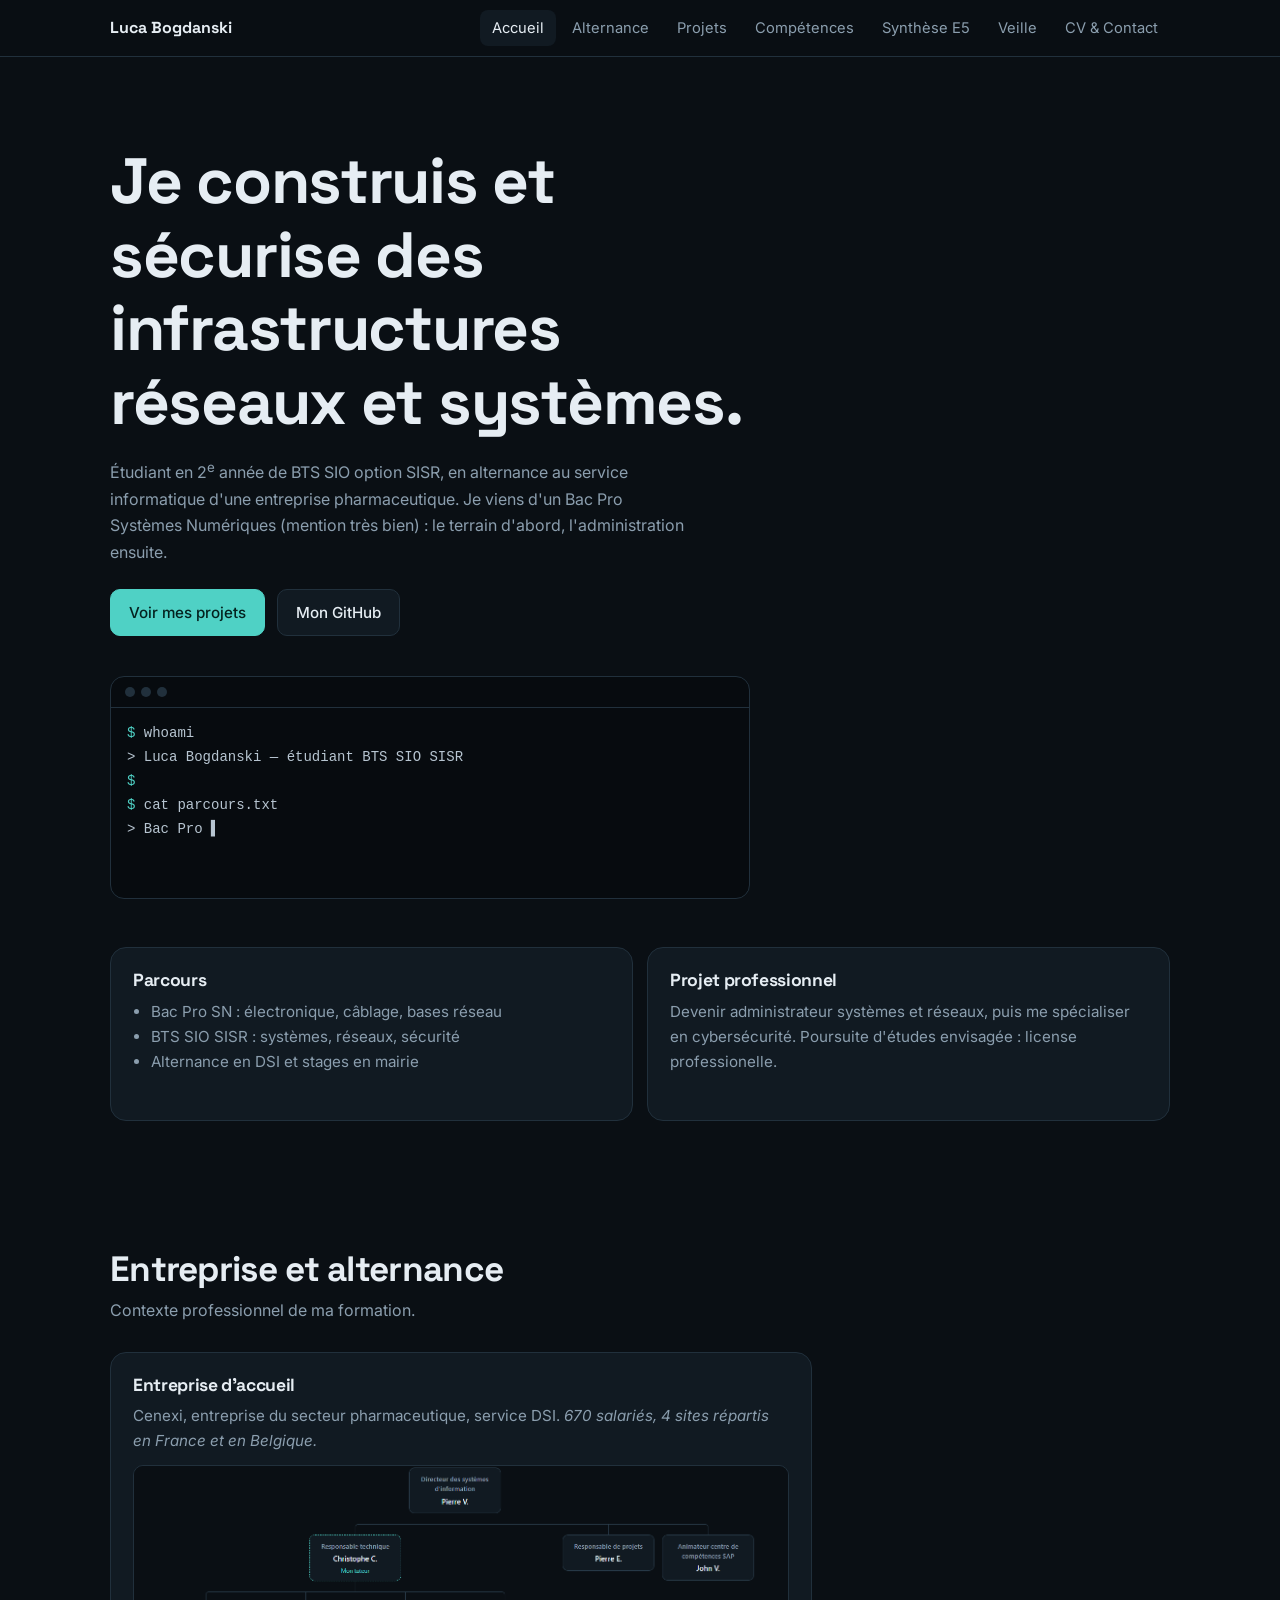
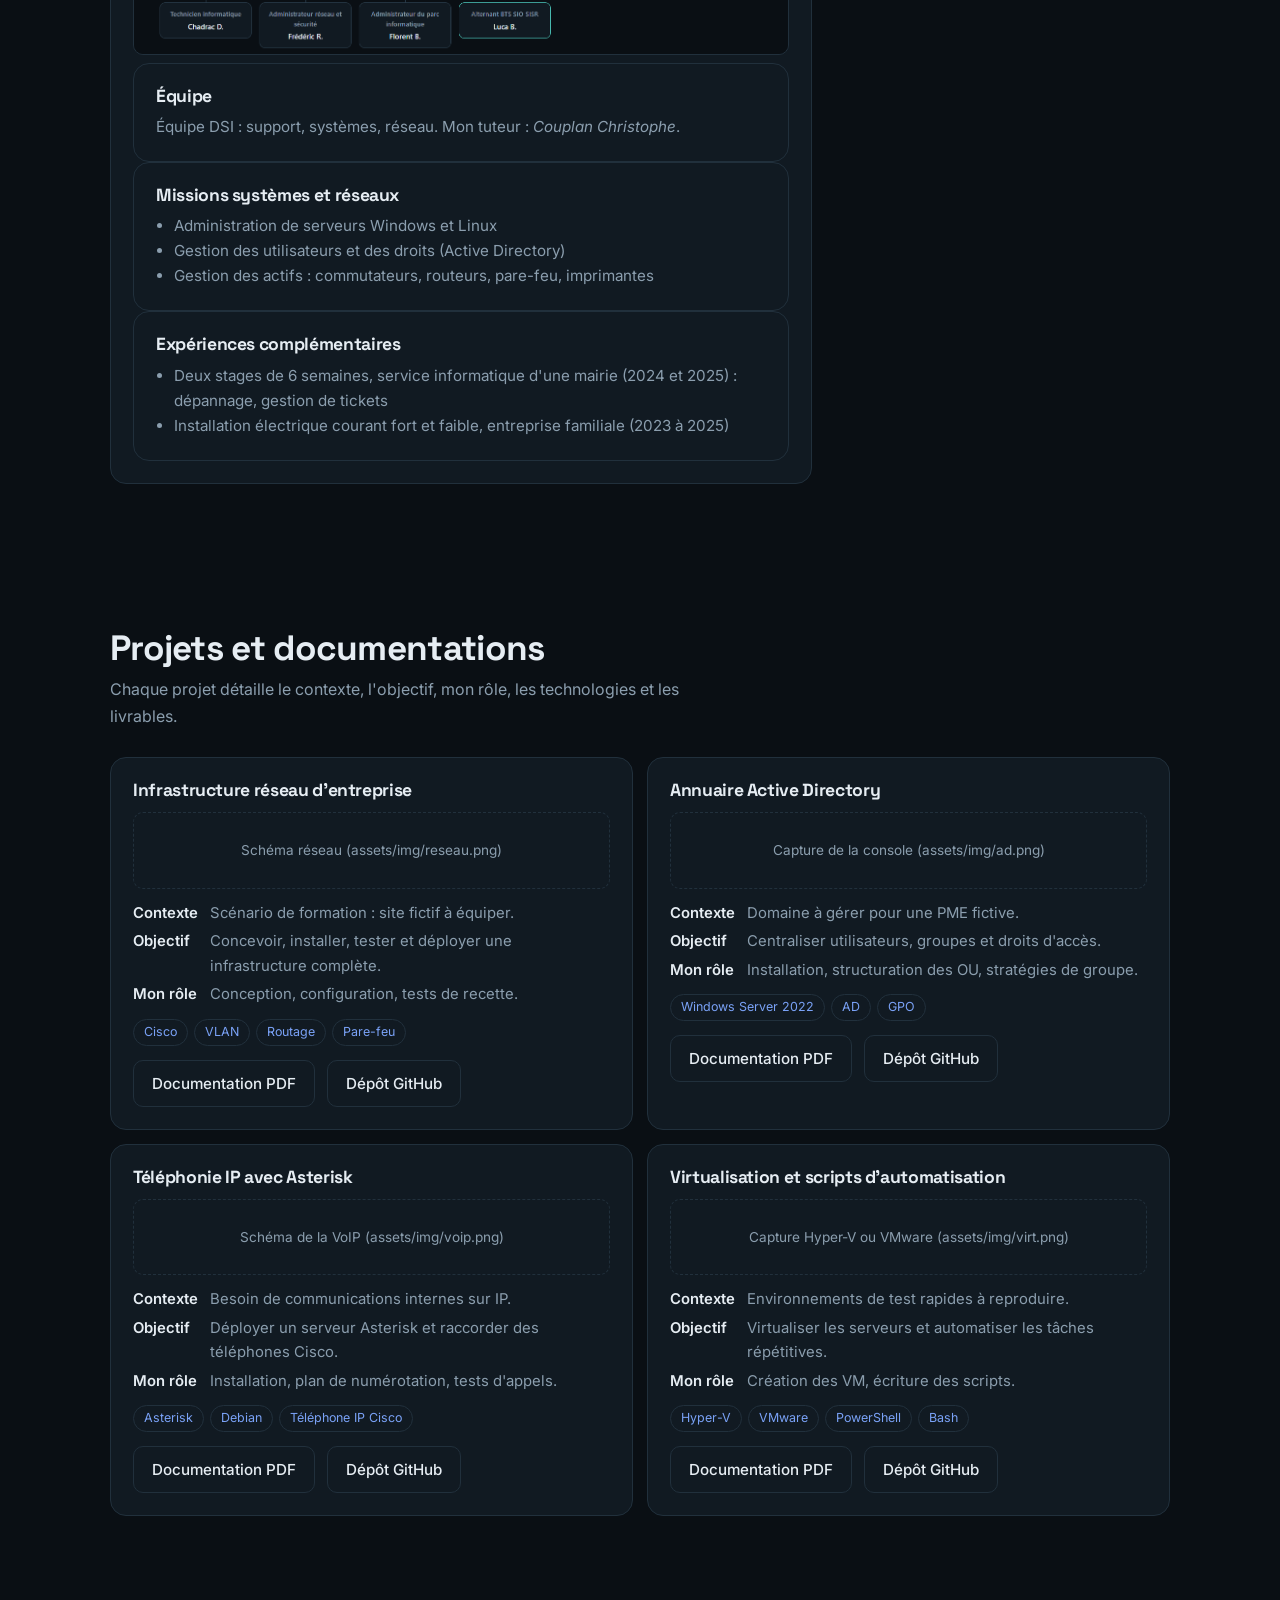
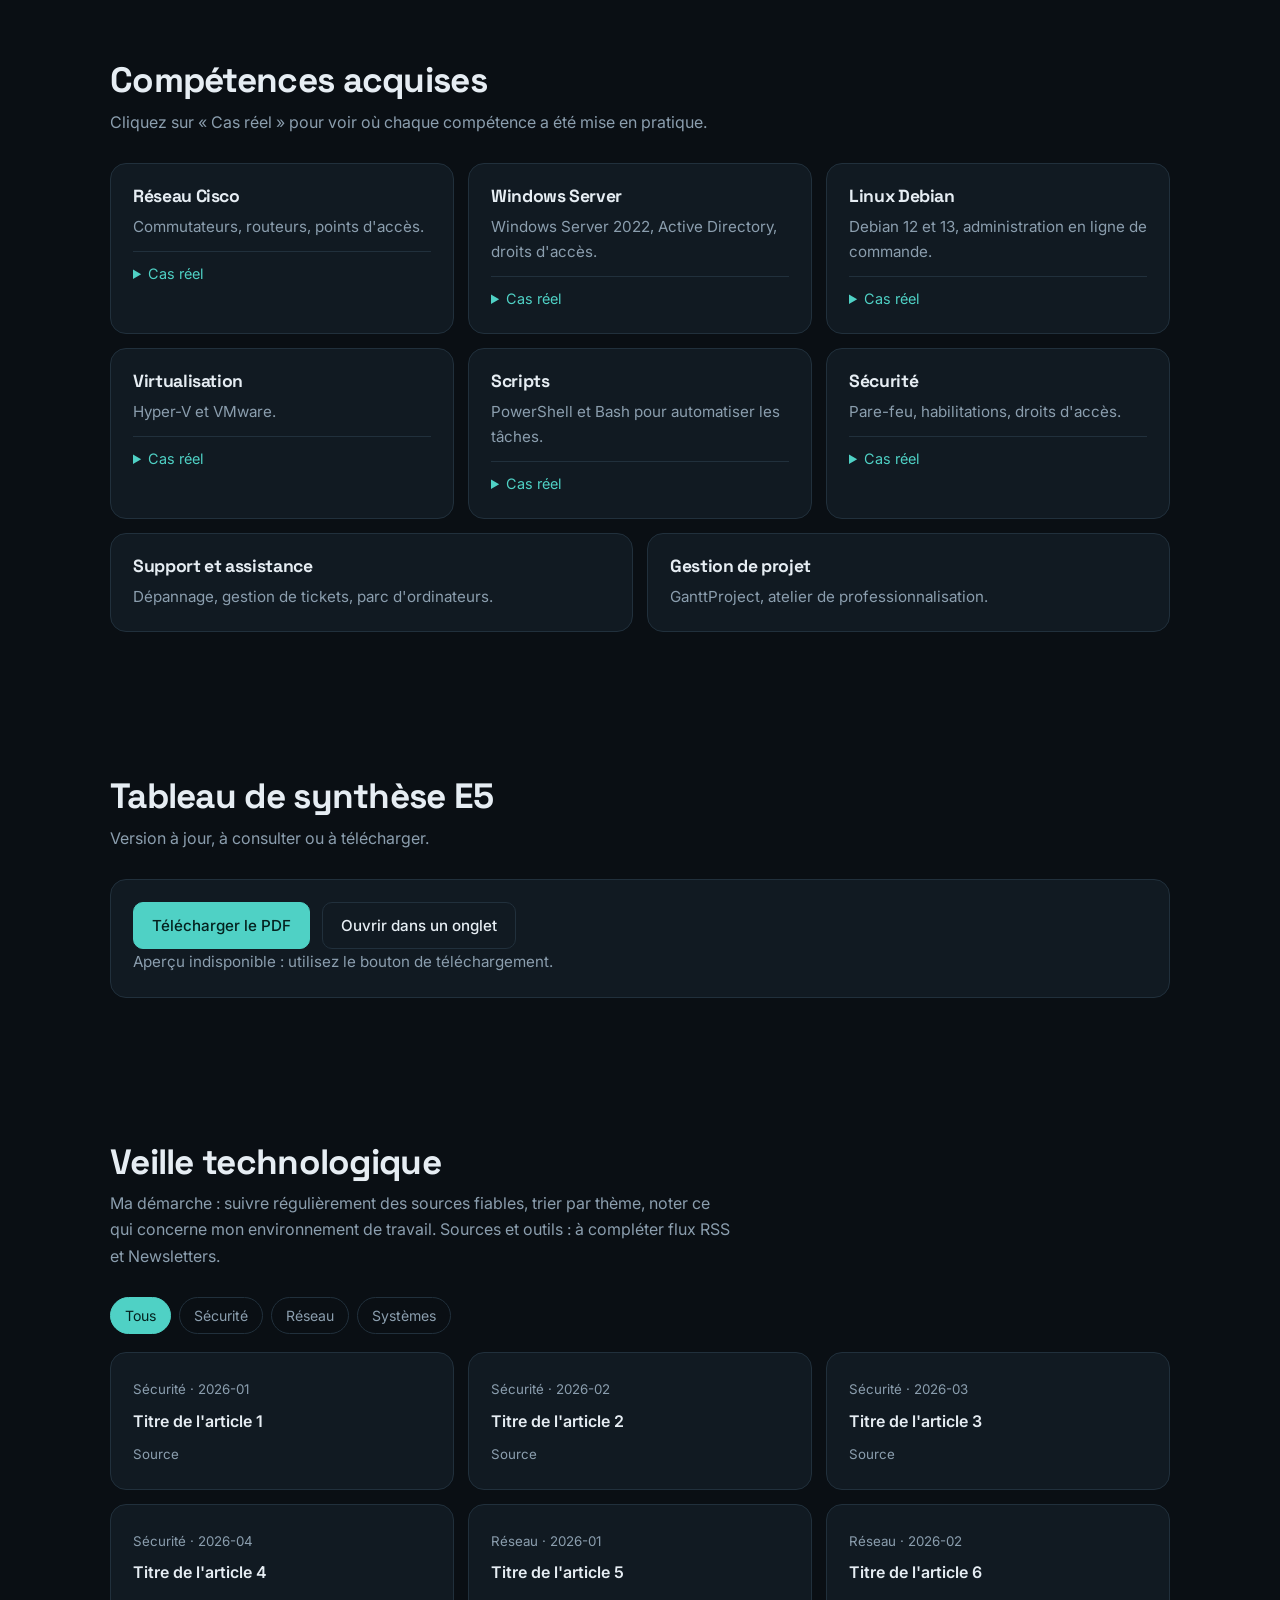
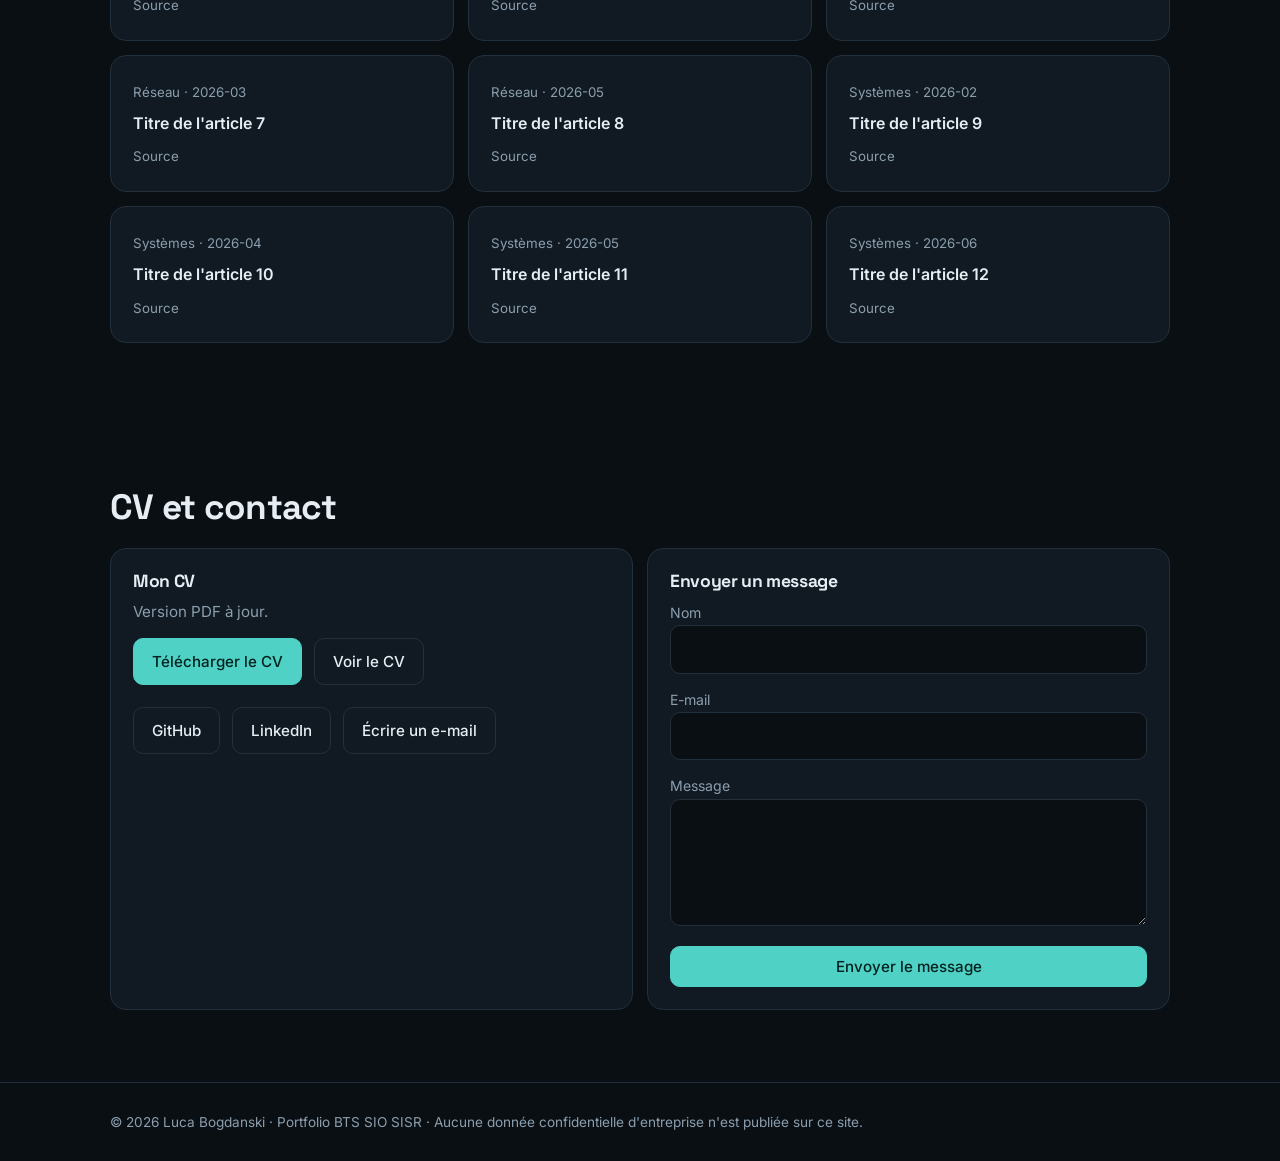
<file: index.html>
<!DOCTYPE html>
<html lang="fr">
<head>
<meta charset="utf-8">
<meta name="viewport" content="width=device-width, initial-scale=1">
<title>Luca Bogdanski · Portfolio BTS SIO SISR</title>
<meta name="description" content="Portfolio E5 BTS SIO option SISR : projets, alternance, compétences et veille technologique.">
<link rel="preconnect" href="https://fonts.googleapis.com"><link rel="preconnect" href="https://fonts.gstatic.com" crossorigin>
<link href="https://fonts.googleapis.com/css2?family=Inter:wght@400;500;600&family=JetBrains+Mono&family=Space+Grotesk:wght@500;700&display=swap" rel="stylesheet">
<link rel="stylesheet" href="style.css">
</head>
<body>
<nav><div class="wrap">
<b>Luca Bogdanski</b>
<a href="#accueil">Accueil</a><a href="#entreprise">Alternance</a><a href="#projets">Projets</a><a href="#competences">Compétences</a><a href="#synthese">Synthèse E5</a><a href="#veille">Veille</a><a href="#contact">CV &amp; Contact</a>
</div></nav>

<main>
<section id="accueil" class="hero"><div class="wrap">
<h1>Je construis et sécurise des infrastructures réseaux et systèmes.</h1>
<p>Étudiant en 2<sup>e</sup> année de BTS SIO option SISR, en alternance au service informatique d'une entreprise pharmaceutique. Je viens d'un Bac Pro Systèmes Numériques (mention très bien) : le terrain d'abord, l'administration ensuite.</p>
<div class="row"><a class="btn p" href="#projets">Voir mes projets</a><a class="btn" href="https://github.com/VOTRE-PSEUDO" target="_blank" rel="noopener">Mon GitHub</a></div>
<div class="term" aria-label="Présentation en ligne de commande"><header><i></i><i></i><i></i></header><pre id="typed"></pre></div>

<div class="bento" style="margin-top:48px">
<div class="card s3 reveal"><h3>Parcours</h3><ul><li>Bac Pro SN : électronique, câblage, bases réseau</li><li>BTS SIO SISR : systèmes, réseaux, sécurité</li><li>Alternance en DSI et stages en mairie</li></ul></div>
<div class="card s3 reveal"><h3>Projet professionnel</h3><p>Devenir administrateur systèmes et réseaux, puis me spécialiser en cybersécurité. Poursuite d'études envisagée : license professionelle.</p></div>
</div>
</div></section>

<section id="entreprise"><div class="wrap">
<h2>Entreprise et alternance</h2>
<p class="lead">Contexte professionnel de ma formation.</p>
<div class="bento">
<div class="card s4 reveal"><h3>Entreprise d'accueil</h3><p>Cenexi, entreprise du secteur pharmaceutique, service DSI. <em>670 salariés, 4 sites répartis en France et en Belgique.</em></p>
<a href="assets/img/organigramme.png" target="_blank" rel="noopener"><img src="assets/img/organigramme.png" alt="Organigramme simplifié du service DSI" loading="lazy" style="width:100%;height:auto;border-radius:10px;border:1px solid var(--line);margin-top:12px"></a>
<div class="card s2 reveal"><h3>Équipe</h3><p>Équipe DSI : support, systèmes, réseau. Mon tuteur : <em>Couplan Christophe</em>.</p></div>
<div class="card s3 reveal"><h3>Missions systèmes et réseaux</h3><ul><li>Administration de serveurs Windows et Linux</li><li>Gestion des utilisateurs et des droits (Active Directory)</li><li>Gestion des actifs : commutateurs, routeurs, pare-feu, imprimantes</li></ul></div>
<div class="card s3 reveal"><h3>Expériences complémentaires</h3><ul><li>Deux stages de 6 semaines, service informatique d'une mairie (2024 et 2025) : dépannage, gestion de tickets</li><li>Installation électrique courant fort et faible, entreprise familiale (2023 à 2025)</li></ul></div>
</div></div></section>

<section id="projets"><div class="wrap">
<h2>Projets et documentations</h2>
<p class="lead">Chaque projet détaille le contexte, l'objectif, mon rôle, les technologies et les livrables.</p>
<div class="bento">
<article class="card s3 proj reveal"><h3>Infrastructure réseau d'entreprise</h3>
<div class="fig">Schéma réseau (assets/img/reseau.png)</div>
<dl><dt>Contexte</dt><dd>Scénario de formation : site fictif à équiper.</dd><dt>Objectif</dt><dd>Concevoir, installer, tester et déployer une infrastructure complète.</dd><dt>Mon rôle</dt><dd>Conception, configuration, tests de recette.</dd></dl>
<div class="tags"><span>Cisco</span><span>VLAN</span><span>Routage</span><span>Pare-feu</span></div>
<div class="row"><a class="btn" href="assets/docs/projet-reseau.pdf">Documentation PDF</a><a class="btn" href="https://github.com/VOTRE-PSEUDO/projet-reseau" target="_blank" rel="noopener">Dépôt GitHub</a></div></article>

<article class="card s3 proj reveal"><h3>Annuaire Active Directory</h3>
<div class="fig">Capture de la console (assets/img/ad.png)</div>
<dl><dt>Contexte</dt><dd>Domaine à gérer pour une PME fictive.</dd><dt>Objectif</dt><dd>Centraliser utilisateurs, groupes et droits d'accès.</dd><dt>Mon rôle</dt><dd>Installation, structuration des OU, stratégies de groupe.</dd></dl>
<div class="tags"><span>Windows Server 2022</span><span>AD</span><span>GPO</span></div>
<div class="row"><a class="btn" href="assets/docs/projet-ad.pdf">Documentation PDF</a><a class="btn" href="https://github.com/VOTRE-PSEUDO/projet-ad" target="_blank" rel="noopener">Dépôt GitHub</a></div></article>

<article class="card s3 proj reveal"><h3>Téléphonie IP avec Asterisk</h3>
<div class="fig">Schéma de la VoIP (assets/img/voip.png)</div>
<dl><dt>Contexte</dt><dd>Besoin de communications internes sur IP.</dd><dt>Objectif</dt><dd>Déployer un serveur Asterisk et raccorder des téléphones Cisco.</dd><dt>Mon rôle</dt><dd>Installation, plan de numérotation, tests d'appels.</dd></dl>
<div class="tags"><span>Asterisk</span><span>Debian</span><span>Téléphone IP Cisco</span></div>
<div class="row"><a class="btn" href="assets/docs/projet-asterisk.pdf">Documentation PDF</a><a class="btn" href="https://github.com/VOTRE-PSEUDO/projet-asterisk" target="_blank" rel="noopener">Dépôt GitHub</a></div></article>

<article class="card s3 proj reveal"><h3>Virtualisation et scripts d'automatisation</h3>
<div class="fig">Capture Hyper-V ou VMware (assets/img/virt.png)</div>
<dl><dt>Contexte</dt><dd>Environnements de test rapides à reproduire.</dd><dt>Objectif</dt><dd>Virtualiser les serveurs et automatiser les tâches répétitives.</dd><dt>Mon rôle</dt><dd>Création des VM, écriture des scripts.</dd></dl>
<div class="tags"><span>Hyper-V</span><span>VMware</span><span>PowerShell</span><span>Bash</span></div>
<div class="row"><a class="btn" href="assets/docs/projet-scripts.pdf">Documentation PDF</a><a class="btn" href="https://github.com/VOTRE-PSEUDO/scripts" target="_blank" rel="noopener">Dépôt GitHub</a></div></article>
</div></div></section>

<section id="competences"><div class="wrap">
<h2>Compétences acquises</h2>
<p class="lead">Cliquez sur « Cas réel » pour voir où chaque compétence a été mise en pratique.</p>
<div class="bento">
<div class="card s2 reveal"><h3>Réseau Cisco</h3><p>Commutateurs, routeurs, points d'accès.</p><details><summary>Cas réel</summary><p>Projet d'infrastructure réseau : configuration et tests. <em>À préciser.</em></p></details></div>
<div class="card s2 reveal"><h3>Windows Server</h3><p>Windows Server 2022, Active Directory, droits d'accès.</p><details><summary>Cas réel</summary><p>Gestion des comptes et habilitations. <em>À préciser.</em></p></details></div>
<div class="card s2 reveal"><h3>Linux Debian</h3><p>Debian 12 et 13, administration en ligne de commande.</p><details><summary>Cas réel</summary><p>Serveur Asterisk. <em>À préciser.</em></p></details></div>
<div class="card s2 reveal"><h3>Virtualisation</h3><p>Hyper-V et VMware.</p><details><summary>Cas réel</summary><p>Laboratoire de tests. <em>À préciser.</em></p></details></div>
<div class="card s2 reveal"><h3>Scripts</h3><p>PowerShell et Bash pour automatiser les tâches.</p><details><summary>Cas réel</summary><p>Scripts du dépôt GitHub. <em>À préciser.</em></p></details></div>
<div class="card s2 reveal"><h3>Sécurité</h3><p>Pare-feu, habilitations, droits d'accès.</p><details><summary>Cas réel</summary><p>Règles de filtrage et gestion des droits. <em>À préciser.</em></p></details></div>
<div class="card s3 reveal"><h3>Support et assistance</h3><p>Dépannage, gestion de tickets, parc d'ordinateurs.</p></div>
<div class="card s3 reveal"><h3>Gestion de projet</h3><p>GanttProject, atelier de professionnalisation.</p></div>
</div></div></section>

<section id="synthese"><div class="wrap">
<h2>Tableau de synthèse E5</h2>
<p class="lead">Version à jour, à consulter ou à télécharger.</p>
<div class="card reveal">
<div class="row"><a class="btn p" href="assets/docs/tableau-synthese-E5.pdf" download>Télécharger le PDF</a><a class="btn" href="assets/docs/tableau-synthese-E5.pdf" target="_blank" rel="noopener">Ouvrir dans un onglet</a></div>
<object data="assets/docs/tableau-synthese-E5.pdf" type="application/pdf" width="100%" height="520" style="margin-top:16px;border-radius:10px"><p>Aperçu indisponible : utilisez le bouton de téléchargement.</p></object>
</div></div></section>

<section id="veille"><div class="wrap">
<h2>Veille technologique</h2>
<p class="lead">Ma démarche : suivre régulièrement des sources fiables, trier par thème, noter ce qui concerne mon environnement de travail. Sources et outils : à compléter flux RSS et Newsletters.</p>
<div class="filters" id="filters" role="group" aria-label="Filtrer par thème"></div>
<div class="grid3" id="articles"></div>
</div></section>

<section id="contact"><div class="wrap">
<h2>CV et contact</h2>
<div class="bento" style="margin-top:20px">
<div class="card s3 reveal"><h3>Mon CV</h3><p>Version PDF à jour.</p><div class="row" style="margin-top:14px"><a class="btn p" href="assets/docs/CV-Luca-Bogdanski.pdf" download>Télécharger le CV</a><a class="btn" href="assets/docs/CV-Luca-Bogdanski.pdf" target="_blank" rel="noopener">Voir le CV</a></div>
<div class="row" style="margin-top:22px"><a class="btn" href="https://github.com/magicourpe" target="_blank" rel="noopener">GitHub</a><a class="btn" href="https://www.linkedin.com/in/luca-bogdanski-25a77b385" target="_blank" rel="noopener">LinkedIn</a><a class="btn" href="mailto:bogdanski.luca0@gmail.com">Écrire un e-mail</a></div></div>
<div class="card s3 reveal"><h3>Envoyer un message</h3>
<form action="https://formspree.io/f/VOTRE_ID" method="POST">
<div><label for="n">Nom</label><input id="n" name="name" required autocomplete="name"></div>
<div><label for="e">E-mail</label><input id="e" name="email" type="email" required autocomplete="email"></div>
<div><label for="m">Message</label><textarea id="m" name="message" rows="4" required></textarea></div>
<button class="btn p" type="submit">Envoyer le message</button></form></div>
</div></div></section>
</main>
<footer><div class="wrap">© 2026 Luca Bogdanski · Portfolio BTS SIO SISR · Aucune donnée confidentielle d'entreprise n'est publiée sur ce site.</div></footer>
<script src="script.js"></script>
</body>
</html>
</file>
<file: style.css>
:root{--bg:#0a0f14;--panel:#111a22;--line:#21303c;--tx:#e6edf3;--mu:#8b9eae;--ac:#4fd1c5;--ac2:#7aa2f7}
@media(prefers-color-scheme:light){:root[data-theme=auto]{}}
*{box-sizing:border-box;margin:0}
html{scroll-behavior:smooth;scroll-padding-top:70px}
body{background:var(--bg);color:var(--tx);font:16px/1.65 "Inter",system-ui,sans-serif}
h1,h2,h3{font-family:"Space Grotesk",system-ui,sans-serif;line-height:1.15;letter-spacing:-.02em}
a{color:var(--ac)}
:focus-visible{outline:2px solid var(--ac);outline-offset:3px;border-radius:4px}
.wrap{max-width:1100px;margin:0 auto;padding:0 20px}
section{padding:72px 0}
h2{font-size:clamp(1.6rem,3.5vw,2.2rem);margin-bottom:8px}
.lead{color:var(--mu);max-width:62ch;margin-bottom:28px}
nav{position:sticky;top:0;z-index:10;background:rgba(10,15,20,.88);backdrop-filter:blur(8px);border-bottom:1px solid var(--line)}
nav .wrap{display:flex;gap:4px;align-items:center;overflow-x:auto;height:56px}
nav b{font-family:"Space Grotesk";margin-right:auto;white-space:nowrap;padding-right:16px}
nav a{color:var(--mu);text-decoration:none;padding:6px 12px;border-radius:8px;white-space:nowrap;font-size:.92rem}
nav a:hover,nav a.on{color:var(--tx);background:var(--panel)}
.hero{padding:88px 0 56px}
.hero h1{font-size:clamp(2.2rem,6vw,4rem);max-width:16ch;margin-bottom:18px}
.hero p{color:var(--mu);max-width:58ch;margin-bottom:24px}
.btn{display:inline-block;padding:10px 18px;border-radius:10px;border:1px solid var(--line);color:var(--tx);text-decoration:none;background:var(--panel);font-weight:500;cursor:pointer;font-size:.95rem;font-family:inherit}
.btn:hover{border-color:var(--ac)}
.btn.p{background:var(--ac);color:#04221f;border-color:var(--ac)}
.row{display:flex;gap:12px;flex-wrap:wrap}
.term{margin-top:40px;background:#070b0f;border:1px solid var(--line);border-radius:14px;overflow:hidden;font:14px/1.7 "JetBrains Mono",ui-monospace,monospace;max-width:640px}
.term header{display:flex;gap:6px;padding:10px 14px;border-bottom:1px solid var(--line)}
.term header i{width:10px;height:10px;border-radius:50%;background:var(--line)}
.term pre{padding:14px 16px;min-height:190px;white-space:pre-wrap;color:#b7c5d1}
.term .pr{color:var(--ac)}
.bento{display:grid;grid-template-columns:repeat(6,1fr);gap:14px}
.card{background:var(--panel);border:1px solid var(--line);border-radius:16px;padding:22px}
.s2{grid-column:span 2}.s3{grid-column:span 3}.s4{grid-column:span 4}.s6{grid-column:span 6}
.card h3{font-size:1.1rem;margin-bottom:8px}
.card p,.card li{color:var(--mu);font-size:.95rem}
.card ul{padding-left:18px}
.tags{display:flex;flex-wrap:wrap;gap:6px;margin:12px 0}
.tags span{font-size:.78rem;padding:2px 10px;border:1px solid var(--line);border-radius:99px;color:var(--ac2)}
.fig{border:1px dashed var(--line);border-radius:10px;padding:26px 10px;text-align:center;color:var(--mu);font-size:.85rem;margin:12px 0}
.proj dl{display:grid;grid-template-columns:auto 1fr;gap:4px 12px;font-size:.93rem;margin-top:10px}
.proj dt{color:var(--tx);font-weight:600}.proj dd{color:var(--mu)}
.proj .row{margin-top:14px}
details{border-top:1px solid var(--line);margin-top:12px;padding-top:10px}
summary{cursor:pointer;color:var(--ac);font-size:.9rem}
details p{margin-top:8px}
.filters{display:flex;gap:8px;flex-wrap:wrap;margin-bottom:18px}
.filters button{background:none;border:1px solid var(--line);color:var(--mu);padding:6px 14px;border-radius:99px;cursor:pointer;font:inherit;font-size:.88rem}
.filters button[aria-pressed=true]{background:var(--ac);color:#04221f;border-color:var(--ac)}
.grid3{display:grid;grid-template-columns:repeat(auto-fill,minmax(270px,1fr));gap:14px}
.art small{color:var(--mu)}
.art a{color:var(--tx);text-decoration:none;font-weight:600;display:block;margin:6px 0}
.art a:hover{color:var(--ac)}
form{display:grid;gap:12px}
input,textarea{background:var(--bg);border:1px solid var(--line);border-radius:10px;padding:10px 12px;color:var(--tx);font:inherit;width:100%}
label{font-size:.88rem;color:var(--mu)}
footer{border-top:1px solid var(--line);padding:28px 0;color:var(--mu);font-size:.85rem}
.reveal{opacity:0;transform:translateY(12px);transition:.5s}
.reveal.in{opacity:1;transform:none}
@media(max-width:800px){.s2,.s3,.s4{grid-column:span 6}}
@media(prefers-reduced-motion:reduce){*{scroll-behavior:auto!important;transition:none!important}.reveal{opacity:1;transform:none}}
</file>
